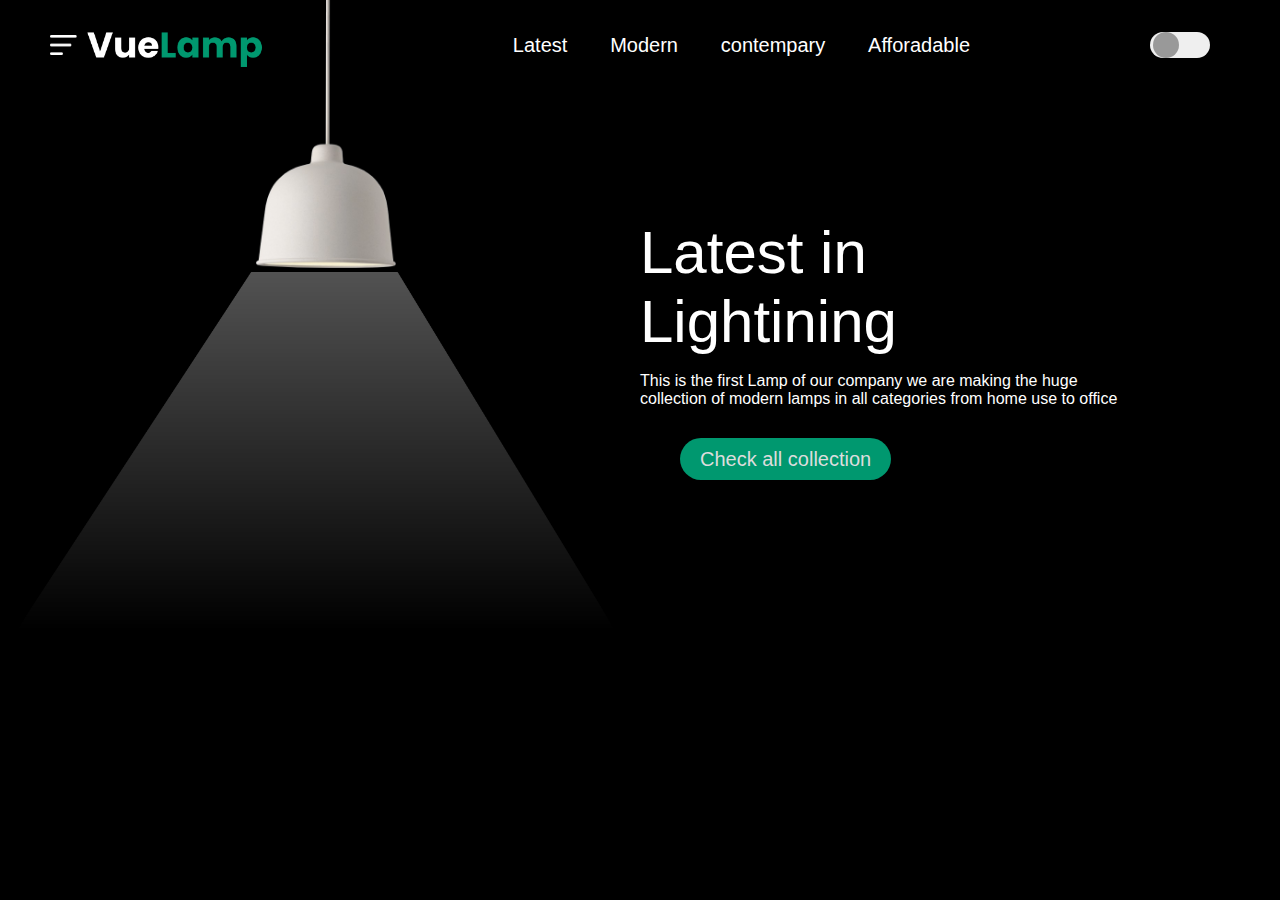
<file: lightlamp.html>
<!DOCTYPE html>
<html lang="en">
<head>
    <meta charset="UTF-8">
    <meta name="viewport" content="width=device-width, initial-scale=1.0">
    <title>Document</title>
    <link rel="stylesheet" href="lightlamp.css">


</head>
<body>
    <nav>
        <div class="header-img">

            <img src="images/menu.png" alt="" class="img1">
            <img src="images/logo copy.png" alt="" class="img2">
        </div>
        <ul>
            <li><a href="#">Latest</a></li>
            <li><a href="#">Modern</a></li>
            <li><a href="#">contempary</a></li>
            <li><a href="#">Afforadable</a></li>
        </ul>
        <button id="btn"><span></span></button>

    </nav>
    <div class="light">
        <img src="images/lamp.png" alt="" class="lamp1">
        <img src="images/light.png" alt="" class="lamp2">
    </div>
    <div class="content">
        <h1>
            Latest in <br>Lightining
        </h1>
        <p id="para">
            This is the first Lamp of our company we are making the huge<br>
            collection of modern lamps in all categories from home use to office

        </p>
        <a href="#" class="link">
            Check all collection
           
        </a>
    </div>
    <script>
        let span = document.querySelector("span")
        let light  = document.querySelector(".lamp2")
        span.addEventListener("click",(e)=>{
            light.style.display ="none";
            light.toggle("")
            console.log("hello")

        })
    </script>
    
</body>
</html>
</file>
<file: lightlamp.css>
*{
    margin: 0;
    padding: 0;
    font-family: 'Trebuchet MS', 'Lucida Sans Unicode', 'Lucida Grande', 'Lucida Sans', Arial, sans-serif;
}
body{
    background-color: black;

}
ul li{
    text-decoration: none;
    display: inline-block;
}
ul li a{
    list-style: none;
    text-decoration: none;
    color: #fff;
    font-size: 20px;
}

ul{
    /* position: relative;
    top: 40%; */
    display: flex;
    align-items: center;
    justify-content: space-around;
    /* background-color: aqua; */
    width: 500px;

}
nav{
    display: flex;
  /* height: 150px; */
  background-color: black;
  align-items: center;
  justify-content:space-between;
  padding: 20px 0;
}
button{
    height: 10px;
    background-color: #fff;
}
.header-img  .img1{
    height: 20px;
    margin-left: 50px;
    margin-right: 10px;

}
.header-img{
    display: flex;
    align-items: center;

}
.header-img .img2{
    height: 50px;
}
 a::after{
    content: "";
    height: 10px;
    background-color: aquamarine;
    position: relative;
    width: 100%;
    top: 100px;
}
#btn{
    background-color: #efefef;
    outline: none;
    border: none;
    border: 20px;
    height: 26px;
    width: 60px;
    border-radius: 20px;
    position: relative;
    right: 70px;
}
span{
    display: block;
    background-color: #999;
    height: 26px;
    width: 26px;
    border-radius: 50%;
    margin-left: 3px;
    cursor: pointer;
}

.light{
    position: absolute;
   top: 0;
   left: 20%;
   width: 200px;

}
.lamp1{
    width: 70%;
}
.lamp2{
    position: absolute;
   top: 100%;
   left: -120%;
    width: 600px;
    
}
.content h1{
    color: #fff;
    font-weight: 400;
    font-size: 60px;
}
.content{
    margin-left: 50%;
    margin-top: 10%;
}
.content #para{
    color: #fff;
    margin-top: 16px;

}
.content .link{
    text-decoration: none;
    color: #ddd;
    background-color: #00986f;
    padding: 10px 20px;
    position: relative;
    top: 40px;
    left: 40px;
    border-radius: 30px;
    font-size: 20px;

}
</file>
